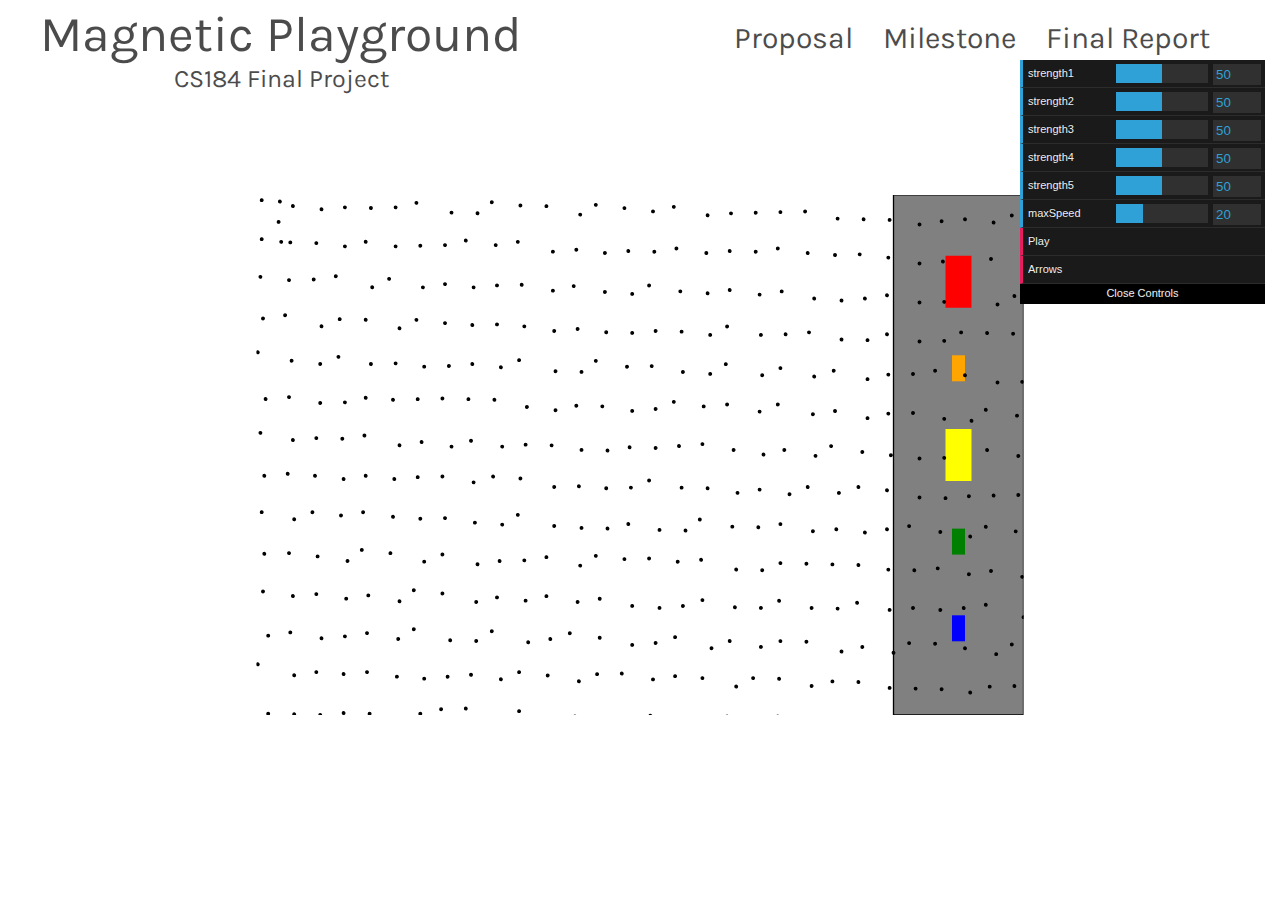
<file: docs/index.html>
<!DOCTYPE html>
<html>
	<head>
		<link href="https://fonts.googleapis.com/css?family=Karla" rel="stylesheet">
		<link rel="stylesheet" type="text/css" href="assets/styles/magnetic.css">
		<meta name="viewport" content="width=device-width, initial-scale=1.0">
		<meta charset="utf-8">

		<script src="./assets/scripts/two.js"></script>
		<script type="text/javascript" src="./assets/scripts/dat.gui.js"></script>
	</head>
	<body>
		<header>
			<div class="content">
				<div class="title">Magnetic Playground
					<div class="subtitle">CS184 Final Project</div>
				</div>
				<div class="navbar">
					<a href="final_report.html">Final Report</a></li>
				<a href="milestone.html">Milestone</a></li>
				<a href="proposal.html">Proposal</a></li>
				</div>
		</header>

		<div id="draw-shapes">
			<script type="text/javascript" src="./assets/scripts/magnetic_playground.js"></script>
		</div>
	</body>
</html>
</file>
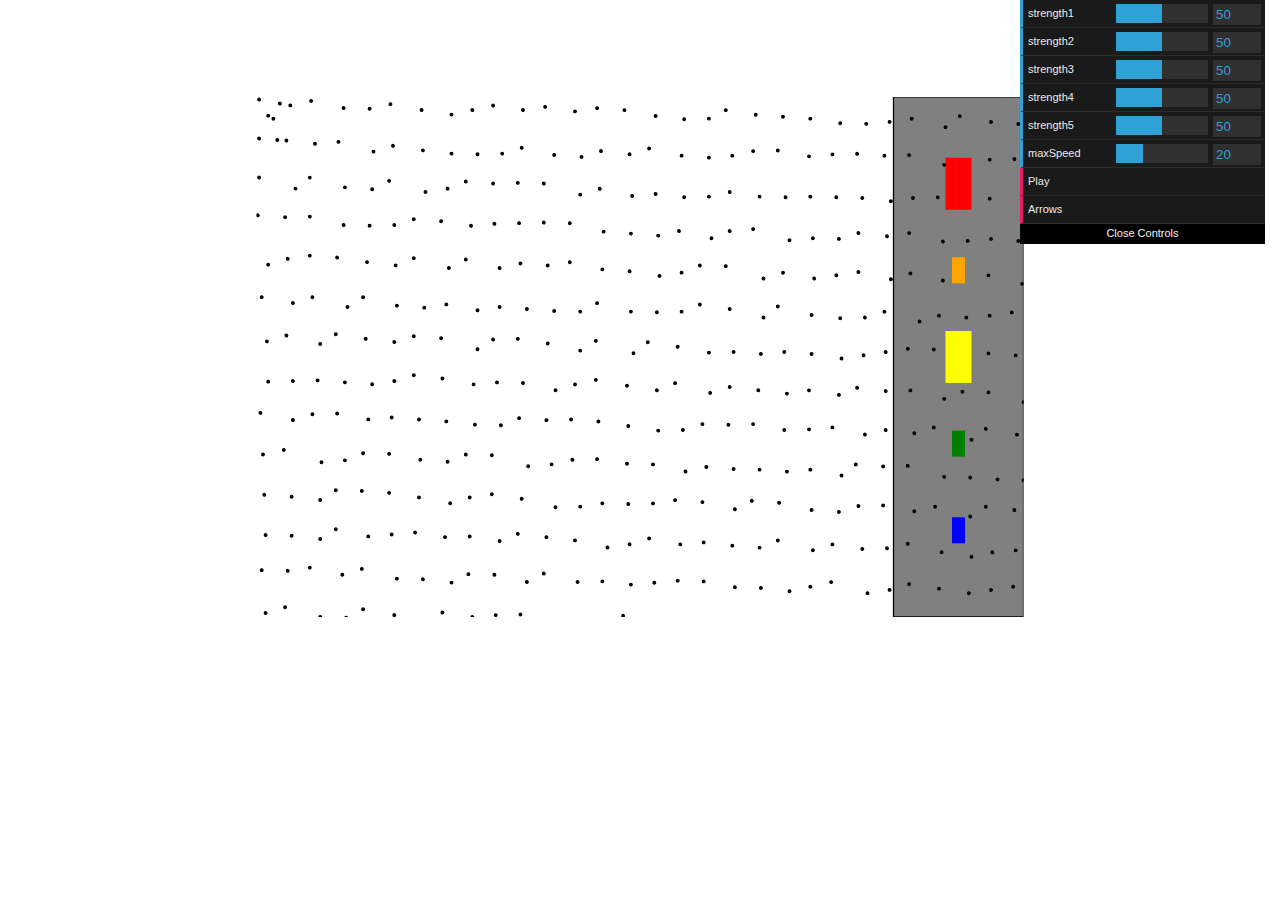
<file: starter.html>
<!DOCTYPE html>
<html>
<head>
    <meta charset="utf-8">
    <style>
        body { margin: 0; }
        canvas { display: block; }
    </style>
    <script src="./two.js"></script>
    <script type="text/javascript" src="./dat.gui.js"></script>
</head>
<body>
    <div align="middle" id="draw-shapes"></div>
    <script>
        var MAX_16BIT_SIGNED = 32767;
        function getKey(x, y) {
          if (x > MAX_16BIT_SIGNED || y > MAX_16BIT_SIGNED)
            throw "Invalid X or Y value.";
          x += MAX_16BIT_SIGNED;
          y += MAX_16BIT_SIGNED;
          return (x << 16) | y;
        }
        var width = screen.width - 100;
        width /= 2;
        var height = screen.height - 100;
        height /= 2;
        var the_calm_downer = 10;

        var maxVel = 50;
        var arrows = false;

        var particleSpeed = 0.1;

        var elem = document.getElementById('draw-shapes');
        var params = { width: width, height: height };
        var two = new Two(params).appendTo(elem);

        var stepLength = 10;
        var magnets = new Array(5);
        for (var i = 0; i < magnets.length; i++) {
          magnets[i] = new Array(4);
        }

        magnets[0] = [width - 50, height / 6, 20, 40];
        magnets[1] = [width - 50, height * 2 / 6, 10, 20];
        magnets[2] = [width - 50, height / 2, 20, 40];
        magnets[3] = [width - 50, height * 2 / 3, 10, 20];
        magnets[4] = [width - 50, height * 5 / 6, 10, 20];

        var numStars = 1500;
        var starProps = new Array(numStars);
        var stars = new Array(numStars);
        var vectors = {};
        var d = new Date();
        var t = d.getTime();
        var constraint = 7;
        var strengths = []

        var moveLimit = 1;

        var moved = -1;
        var magMoved = -1;
        var magOffsetX = 0;
        var magOffsetY = 0;

        elem.onmousedown = function() {
          for (i in magnets) {
            var left = magnets[i][0] - (magnets[i][2] / 2);
            var right = magnets[i][0] + (magnets[i][2] / 2);
            var up = magnets[i][1] - (magnets[i][3] / 2);
            var down = magnets[i][1] + (magnets[i][3] / 2);
            var ox = event.offsetX;
            var oy = event.offsetY;
            if (ox > left && ox < right && oy > up && oy < down) {
              moved = i;
                magMoved = i;
            } else {
              console.log(ox, oy, "LRUD: ", left, right, up, down);
            }
          }
        }

        elem.onmouseup = function() {
          if (moved != -1) {
                magOffsetX = magnets[moved][0] - event.offsetX;
                magOffsetY = magnets[moved][1] - event.offsetY;
            magnets[moved][0] = event.offsetX;
            magnets[moved][1] = event.offsetY;
            console.log(magOffsetX);
            console.log(magOffsetY);
            
            moved = -1;
            render()
          }
        }

        elem.style.transform = "scale(1.3, 1.3) translateY(30%)";

        for (var i = 0; i < numStars; i++) {
            var rand = Math.floor((Math.random() * 10) + 1);

            
          starProps[i] = [20 * (i % (width / stepLength)) + rand, 30 * (i / (width / stepLength)) + rand, 0, 0, 20, 1,
              6, -1];
          stars[i] = two.makeCircle(starProps[i][0], starProps[i][1], starProps[i][4]);
            //two.makeStar(starProps[i][0], starProps[i][1], 20, 10, 6);
        }

        two.bind('update', function() {
          for (var j = 0; j < numStars; j++) { 
            var star = stars[j];
            var x = starProps[j][0];
             // console.log("x position" + x);
            var y = starProps[j][1];
              var stuck = starProps[j][8];
             
              //if(stuck > -1 && magMoved == stuck){
                  //console.log(starProps[j][8])
                 // console.log(j + " IS STUCK")

                //console.log("x pos: " + x);

               //   starProps[j][0] = x - magOffsetX;
                //  star.translation.x = starProps[j][0];
                 // console.log("new x pos: " + (x - magOffsetX));
                  //console.log("translation: ", star.translation.x)
                 //console.log("magnetX:" + magnets[stuck][0]);
                 // starProps[j][1] = y - magOffsetY;
                  //star.translation.y = starProps[j][1];

              //}
              //else {

                  for (var i = 0; i < magnets.length; i++) {
                      var left = magnets[i][0] - (magnets[i][2] / 2);
                      var right = magnets[i][0] + (magnets[i][2] / 2);
                      var up = magnets[i][1] - (magnets[i][3] / 2);
                      var down = magnets[i][1] + (magnets[i][3] / 2);

                      if (x > left && x < right && y > up && y < down) {
                          starProps[j][8] = i;
                          //starProps[j][5] = 5;
                          particleSpeed = 0;
                          star.translation.x = x - left;
                          star.translation.y = y - up;
                          i = 1000;
                      } else {
                          particleSpeed = 0.1;
                      }
                  }

                  var low_x = parseInt(Math.round(x), 10);
                  low_x -= low_x % stepLength;
                  var low_y = parseInt(Math.round(y), 10);
                  low_y -= low_y % stepLength;
                  var high_x = parseInt(Math.round(x), 10);
                  high_x += stepLength - (high_x % stepLength);
                  var high_y = parseInt(Math.round(y), 10);
                  high_y += stepLength - (high_y % stepLength);
                  var keys = [getKey(low_x, low_y), getKey(low_x, high_y), getKey(high_x, high_y), getKey(high_x, low_y)];
                  var avgVect = [0,0];
                  var numOkay = 0;
                  for (var i = 0; i < keys.length; i++) {
                      var vect = vectors[keys[i]];
                      if (vect) {
                          numOkay++;
                          avgVect[0] += vect.x;
                          avgVect[1] += vect.y;
                      }
                      console.log();
                  }

                  if (avgVect[0] != 0 || avgVect[1] != 0) {
                      avgVect[0] /= numOkay;
                      avgVect[1] /= numOkay;
                      var s = starProps[j];
                      if(s[8] > -1) {
                          stars[i].fill = 'black';
                      }else {
                          stars[i].fill = 'black';

                      }
                      var B = avgVect;
                      var scalar = (3 * .4)/(1+.4);
                      var M = [B[0] * scalar, B[1] * scalar] ;
                      var mdb = M[0] * B[0] + M[1] * B[1];
                      var F = [B[0] * mdb * particleSpeed, B[1] * mdb * particleSpeed];
                      if (Math.sqrt(F[0] * F[0] + F[1] * F[1]) > moveLimit) {
                          var div = F[0] + F[1];
                          F[0] /= div / moveLimit;
                          F[1] /= div / moveLimit;
                      }
                      starProps[j][2] += avgVect[0] * particleSpeed;
                      starProps[j][3] += avgVect[1] * particleSpeed;
                      if (Math.sqrt(starProps[j][2] * starProps[j][2] + starProps[j][3] * starProps[j][3]) > maxVel) {
                        var denom = Math.abs(starProps[j][2]) + Math.abs(starProps[j][3]);
                        starProps[j][2] /= denom / maxVel;
                        starProps[j][3] /= denom / maxVel;
                      }

                      starProps[j][0] = x + starProps[j][2] * particleSpeed;
                      starProps[j][1] = y + starProps[j][3] * particleSpeed;
                      star.translation.x = starProps[j][0];
                      star.translation.y = starProps[j][1];
                  }
              }
          });

         //}

        //magMoved = -1;



        function render() {
            two.clear();

            var bar = two.makeRectangle(width - 50, height / 2, 100, height);
            bar.fill = 'gray';

            vectors = {};
            strengths[0] = controls.strength1;
            strengths[1] = controls.strength2;
            strengths[2] = controls.strength3;
            strengths[3] = controls.strength4;
            strengths[4] = controls.strength5;
            for (var i = 0; i < width; i += stepLength) {
                for (var j = 0; j < height; j += stepLength) {
                    var str = getKey(i, j);
                    var currVect = vectors[str];
                    for (var k = 0; k < magnets.length; k++) {
                        if (magnets[k][0] > width - 100) 
                          continue;
                        var br = new Two.Vector((i - magnets[k][0])/the_calm_downer, (j - magnets[k][1])/the_calm_downer);
                        var r = br.length();
                        if (r > strengths[k] / constraint)
                            continue;
                        var rhat = new Two.Vector(br.x,br.y);
                        rhat.set(rhat.x / r, rhat.y / r);
                        var m = new Two.Vector(0, 5*20 / 6 * strengths[k]);
                      var numTermOne = 3 * rhat.dot(m);
                      var numerator = (rhat.multiplyScalar(numTermOne)).subSelf(m);
                      numerator.divideScalar(2 * Math.PI * r * r);

                        if (currVect == null) {
                          vectors[str] = new Two.Vector();
                        }
                        vectors[str].addSelf(numerator);
                        currVect = vectors[str];
                    }
                    if (currVect == null)
                      continue;
                    if (currVect.length() > stepLength * 2)
                      currVect = currVect.normalize().multiplyScalar(stepLength * 2);
                    var x2 = i + 0.5 * (currVect.x);
                    var x1 = i - 0.5 * (currVect.x);
                    var y2 = j + 0.5 * (currVect.y);
                    var y1 = j - 0.5 * (currVect.y);

                  var line = two.makeLine(x1, y1, x2, y2);
                  line.linewidth = 0.5;
                  line.fill = "#881111";
                  line.stroke = "rgba(0, 0, 0, 255)";
                  if (arrows) {
                    var point = two.makeStar(x2, y2, 1, 2, 3);
                    point.fill = "red";
                    point.stroke = "blue";
                  }
                }
            }
            // two has convenience methods to create shapes.
            var rect = two.makeRectangle(magnets[0][0], magnets[0][1], magnets[0][2], magnets[0][3]);
            var rect2 = two.makeRectangle(magnets[1][0], magnets[1][1], magnets[1][2], magnets[1][3]);
            var rect3 = two.makeRectangle(magnets[2][0], magnets[2][1], magnets[2][2], magnets[2][3]);
            var rect4 = two.makeRectangle(magnets[3][0], magnets[3][1], magnets[3][2], magnets[3][3]);
            var rect5 = two.makeRectangle(magnets[4][0], magnets[4][1], magnets[4][2], magnets[4][3]);

            //center of rect: 218, 110
            rect.fill = 'red';
            rect.noStroke();

            rect2.fill = 'orange';
            rect2.noStroke();

            rect3.fill = 'yellow';
            rect3.noStroke();

            rect4.fill = 'green';
            rect4.noStroke();

            rect5.fill = 'blue';
            rect5.noStroke();


            // Don't forget to tell two to render everything
            for (var i = 0; i < numStars; i++){
              var s = starProps[i];

                stars[i] = two.makeCircle(s[0], s[1], s[5])//two.makeStar(s[0], s[1], s[4], s[5], s[6]);
                if(s[8] > -1) {
                    stars[i].fill = 'black';
                }else {
                    stars[i].fill = 'black';

                }
            }
            // to the screen
             
            two.update();
        }

        d = new Date();
        console.log(d.getTime(), t);
        console.log(1000.0 / (d.getTime() - t));
        var controls = new function() {
          this.strength1 = 50;
          strengths[0] = this.strength1;
          this.strength2 = 50;
          strengths[1] = this.strength2;
          this.strength3 = 50;
          strengths[2] = this.strength3;
          this.strength4 = 50;
          strengths[3] = this.strength4;
          this.strength5 = 50;
          strengths[4] = this.strength5;
          this.maxSpeed = 20;
        };

        var Play = { Play:function(){two.play();}};
        var Arrows = { Arrows: function(){arrows = !arrows; render();}};

        var gui = new dat.GUI();
        var strength1 = gui.add(controls, 'strength1', 0, 100);
        var strength2 = gui.add(controls, 'strength2', 0, 100);
        var strength3 = gui.add(controls, 'strength3', 0, 100);
        var strength4 = gui.add(controls, 'strength4', 0, 100);
        var strength5 = gui.add(controls, 'strength5', 0, 100);
        var maxSpeed = gui.add(controls, 'maxSpeed', 0, 70);
        var button = gui.add(Play, 'Play');
        var uthuhbutt = gui.add(Arrows, 'Arrows');

        render();
        strength1.onChange(
            render
            );
        strength2.onChange(
            render
            );
        strength3.onChange(
            render
            );
        strength4.onChange(
            render
            );
        strength5.onChange(
            render
            );
        maxSpeed.onChange(
            function() {
              maxVel = controls.maxSpeed;
            }
            );

            

    </script>
</body>
</html>
</file>
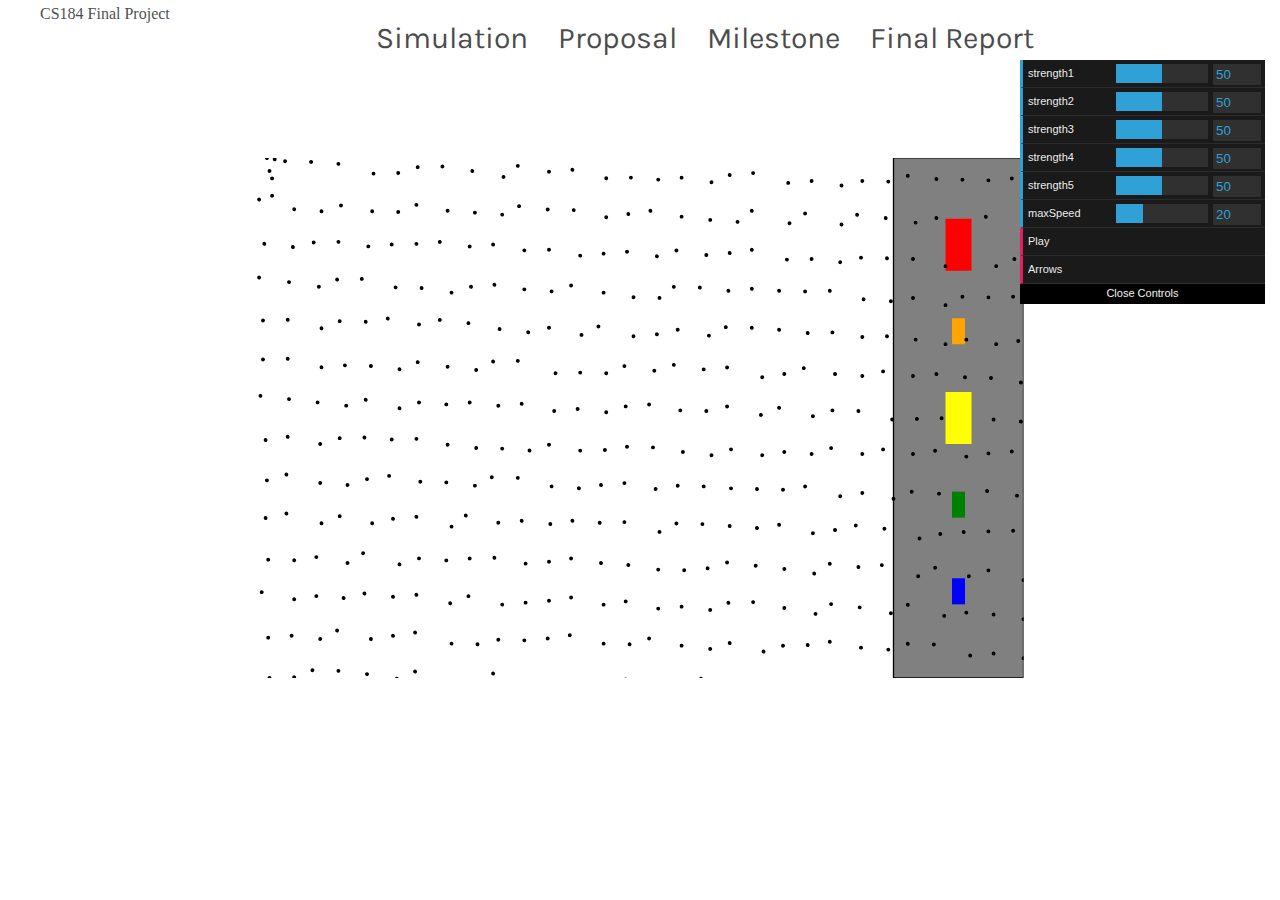
<file: docs/magnetic_playground.html>
<!DOCTYPE html>
<html>
	<head>
		<link href="https://fonts.googleapis.com/css?family=Karla" rel="stylesheet">
		<link rel="stylesheet" type="text/css" href="assets/styles/magnetic.css">
		<meta name="viewport" content="width=device-width, initial-scale=1.0">
		<meta charset="utf-8">

		<script src="./assets/scripts/two.js"></script>
		<script type="text/javascript" src="./assets/scripts/dat.gui.js"></script>
	</head>
	<body>
		<header>
			<div class="content">
				<div id="title">CS184 Final Project</div>
				<div class="navbar">
					<a href="final_report.html">Final Report</a></li>
				<a href="milestone.html">Milestone</a></li>
				<a href="proposal.html">Proposal</a></li>
				<a href="magnetic_playground.html">Simulation<a><li>
				</div>
		</header>

		<div id="draw-shapes">
			<script type="text/javascript" src="./assets/scripts/magnetic_playground.js"></script>
		</div>
	</body>
</html>
</file>
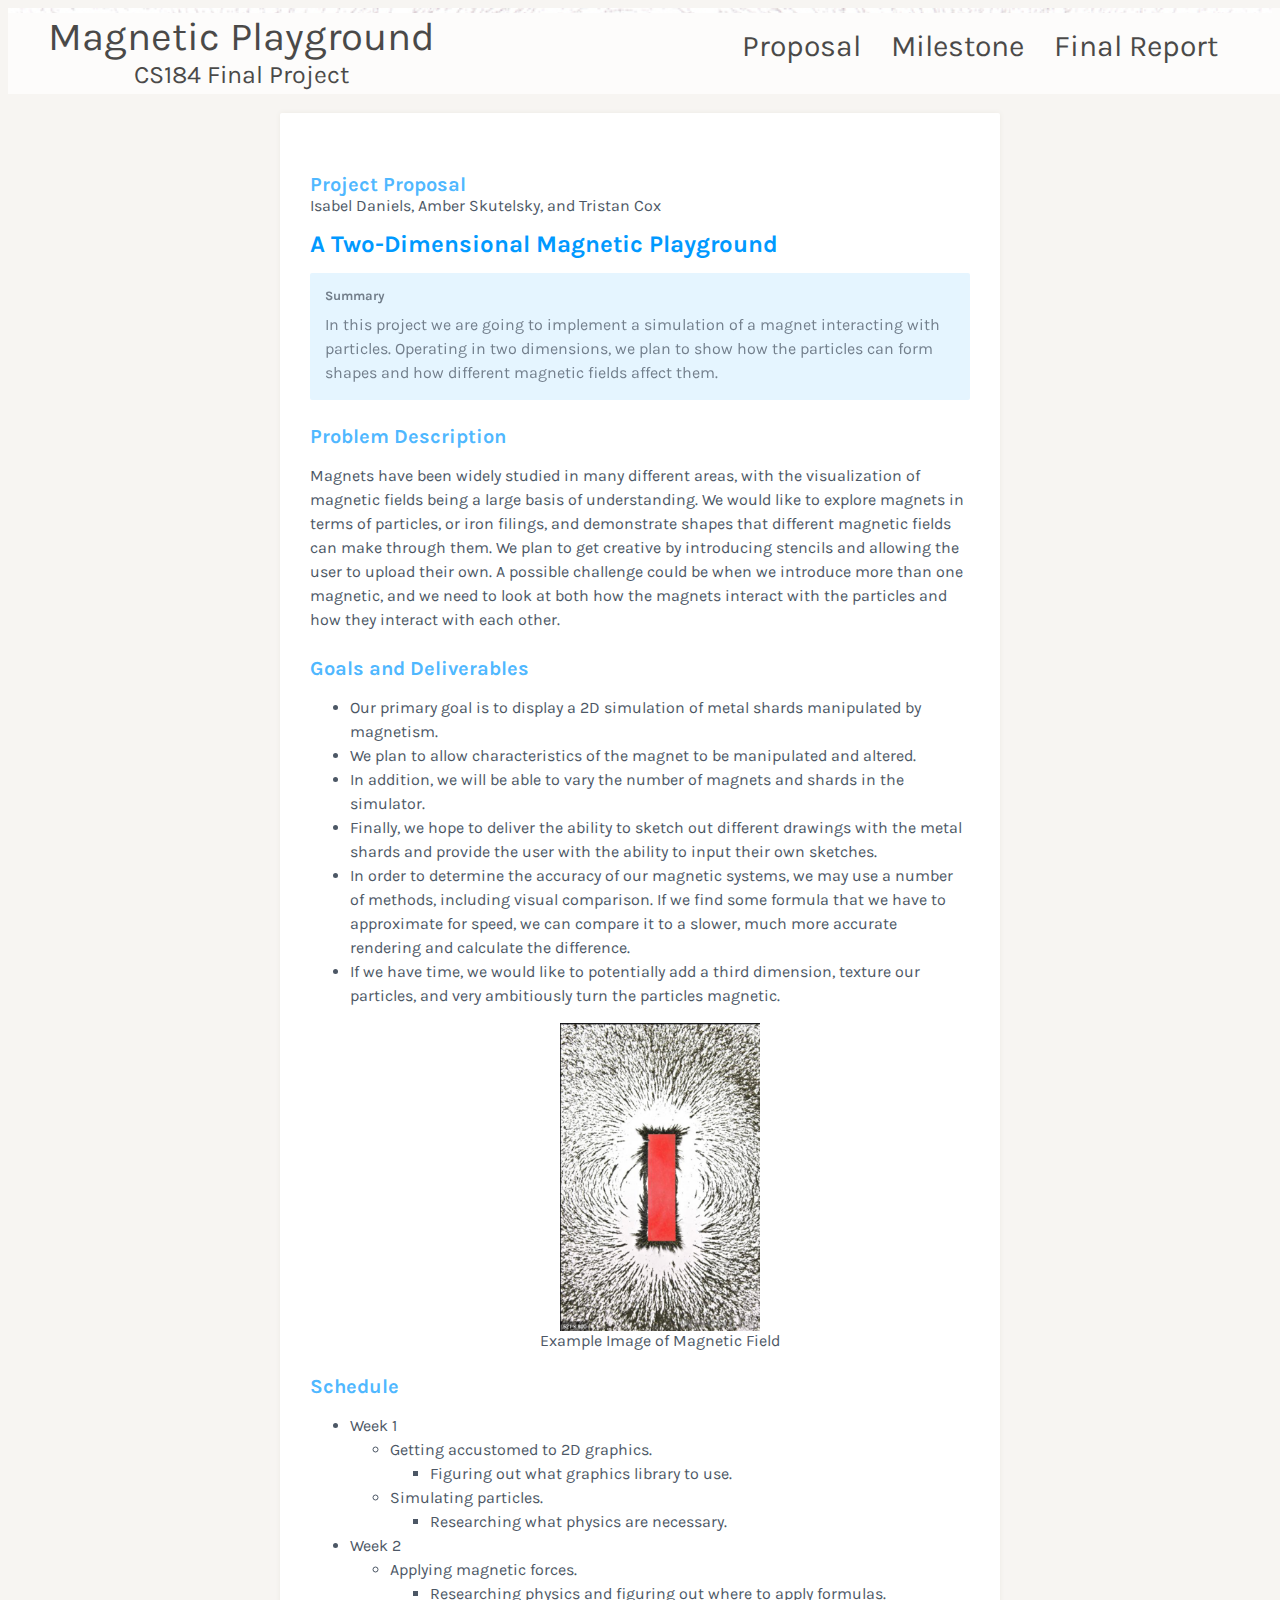
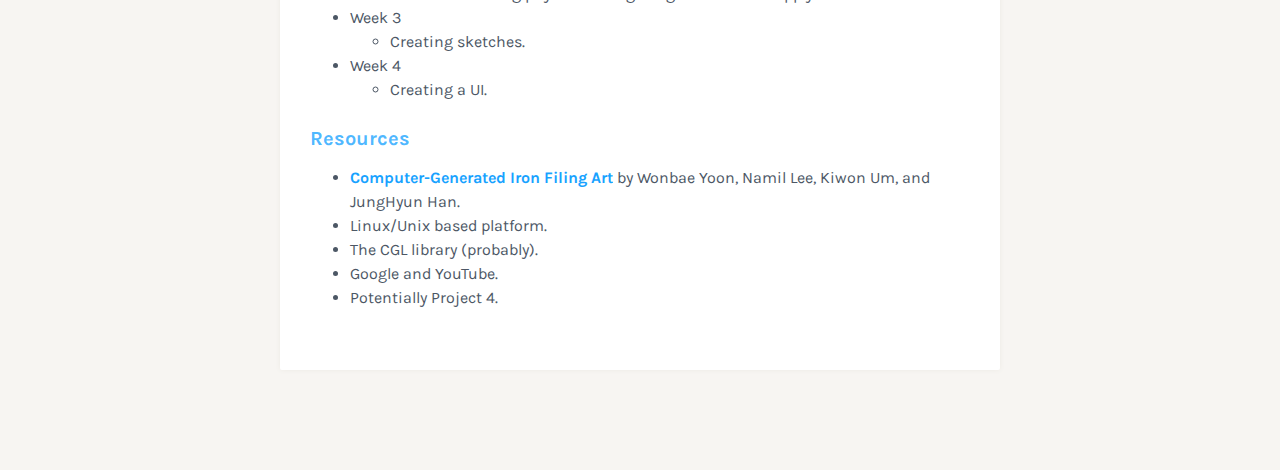
<file: docs/proposal.html>
<html>
	<head>
		<link rel="stylesheet" type="text/css" href="assets/styles/page.css">
		<link href="https://fonts.googleapis.com/css?family=Karla" rel="stylesheet">
		<meta charset="utf-8">
	</head>



	<body>
		<header>
			<div class="content">
				<div class="title">
					<a href="index.html">Magnetic Playground</a>

					<div class="subtitle">CS184 Final Project</div>
					</div>
				<div class="navbar">
					<a href="final_report.html">Final Report</a></li>
				<a href="milestone.html">Milestone</a></li>
			<a href="proposal.html">Proposal</a></li>
				</div>
			</div>

		</header>
		<div id="image-banner"></div>
		<div id="container">
			<div class="section">
				<div class="info">
					<div class="body-header"> Project Proposal</div>
					<div class="names">Isabel Daniels, Amber Skutelsky, and Tristan Cox
					<div class="info-title">A Two-Dimensional Magnetic Playground </div>
					<div class="info-content">
						<div class="info-required">Summary</div>
						<div class="info-intro">In this project we are going to implement a simulation of a magnet interacting with particles. Operating in two dimensions, we plan to show how the particles can form shapes and how different magnetic fields affect them.
						</div>
					</div>

					<div class="body">

							<div class="body-header">Problem Description</div>


							<p></p>
							<p> Magnets have been widely studied in many different
								areas, with the visualization of magnetic fields
								being a large basis of understanding. We would
								like to explore magnets in terms of particles,
								or iron filings, and demonstrate shapes that
								different magnetic fields can make through them.
								We plan to get creative by introducing stencils
								and allowing the user to upload their own. A
								possible challenge could be when we introduce
								more than one magnetic, and we need to look at
								both how the magnets interact with the particles
								and how they interact with each other. </p>

							<div class="body-header">Goals and Deliverables</div>
							<p></p>
							<ul>

							<li> Our primary goal is to display a 2D simulation of metal shards manipulated by magnetism.
							</li>
							<li> We plan to allow characteristics of the magnet to be manipulated and altered.</li>
							<li> In addition, we will be able to vary the number of magnets and shards in the simulator.
							</li>
							<li> Finally, we hope to deliver the ability to sketch out different drawings with the metal shards and provide the user with the ability to input their own sketches.
							</li>
							<li> In order to determine the accuracy of our magnetic systems, we may use a number of methods, including visual comparison. If we find some formula that we have to approximate for speed, we can compare it to a slower, 
								much more accurate rendering and calculate the difference.
							</li>
							<li> If we have time, we would like to potentially add a third dimension, texture our particles, and very ambitiously turn the particles magnetic.
							</li>

							<div class="photo">
								<img src="assets/images/Picture1.png" align="middle" width="200px"/>
								<figcaption align="middle">Example Image of Magnetic
									Field</figcaption>
							</div>

							</ul>
						<div class="body-header"> Schedule </div>
						<ul>
							<li>Week 1</li>
							<ul>
								<li>Getting accustomed to 2D graphics.</li>
								<ul>
									<li> Figuring out what graphics library to use.</li>
								</ul>
								<li>Simulating particles.</li>
								<ul>
									<li> Researching what physics are necessary.</li>
								</ul>
							</ul>
							<li>Week 2</li>
							<ul>
								<li>Applying magnetic forces.</li>
								<ul>
									<li> Researching physics and figuring out where to apply formulas.</li>
								</ul>
							</ul>
							<li>Week 3</li>
							<ul>
								<li>Creating sketches.</li>
							</ul>
							<li>Week 4</li>
							<ul>
								<li>Creating a UI.</li>
							</ul>
						</ul>

						<div class="body-header">Resources </div>
						<ul>
							<li> <a
									href="https://link-springer-com.libproxy.berkeley.edu/content/pdf/10.1007/s00371-014-0953-2.pdf">
									Computer-Generated Iron Filing Art</a> by Wonbae Yoon, Namil Lee, Kiwon Um, and JungHyun Han.</li>
							<li> Linux/Unix based platform.</li>
							<li> The CGL library (probably).</li>
							<li> Google and YouTube.</li>
							<li> Potentially Project 4.</li>
						</ul>
					</div>
				</div>
			</div>
	</body>
</html>
</file>
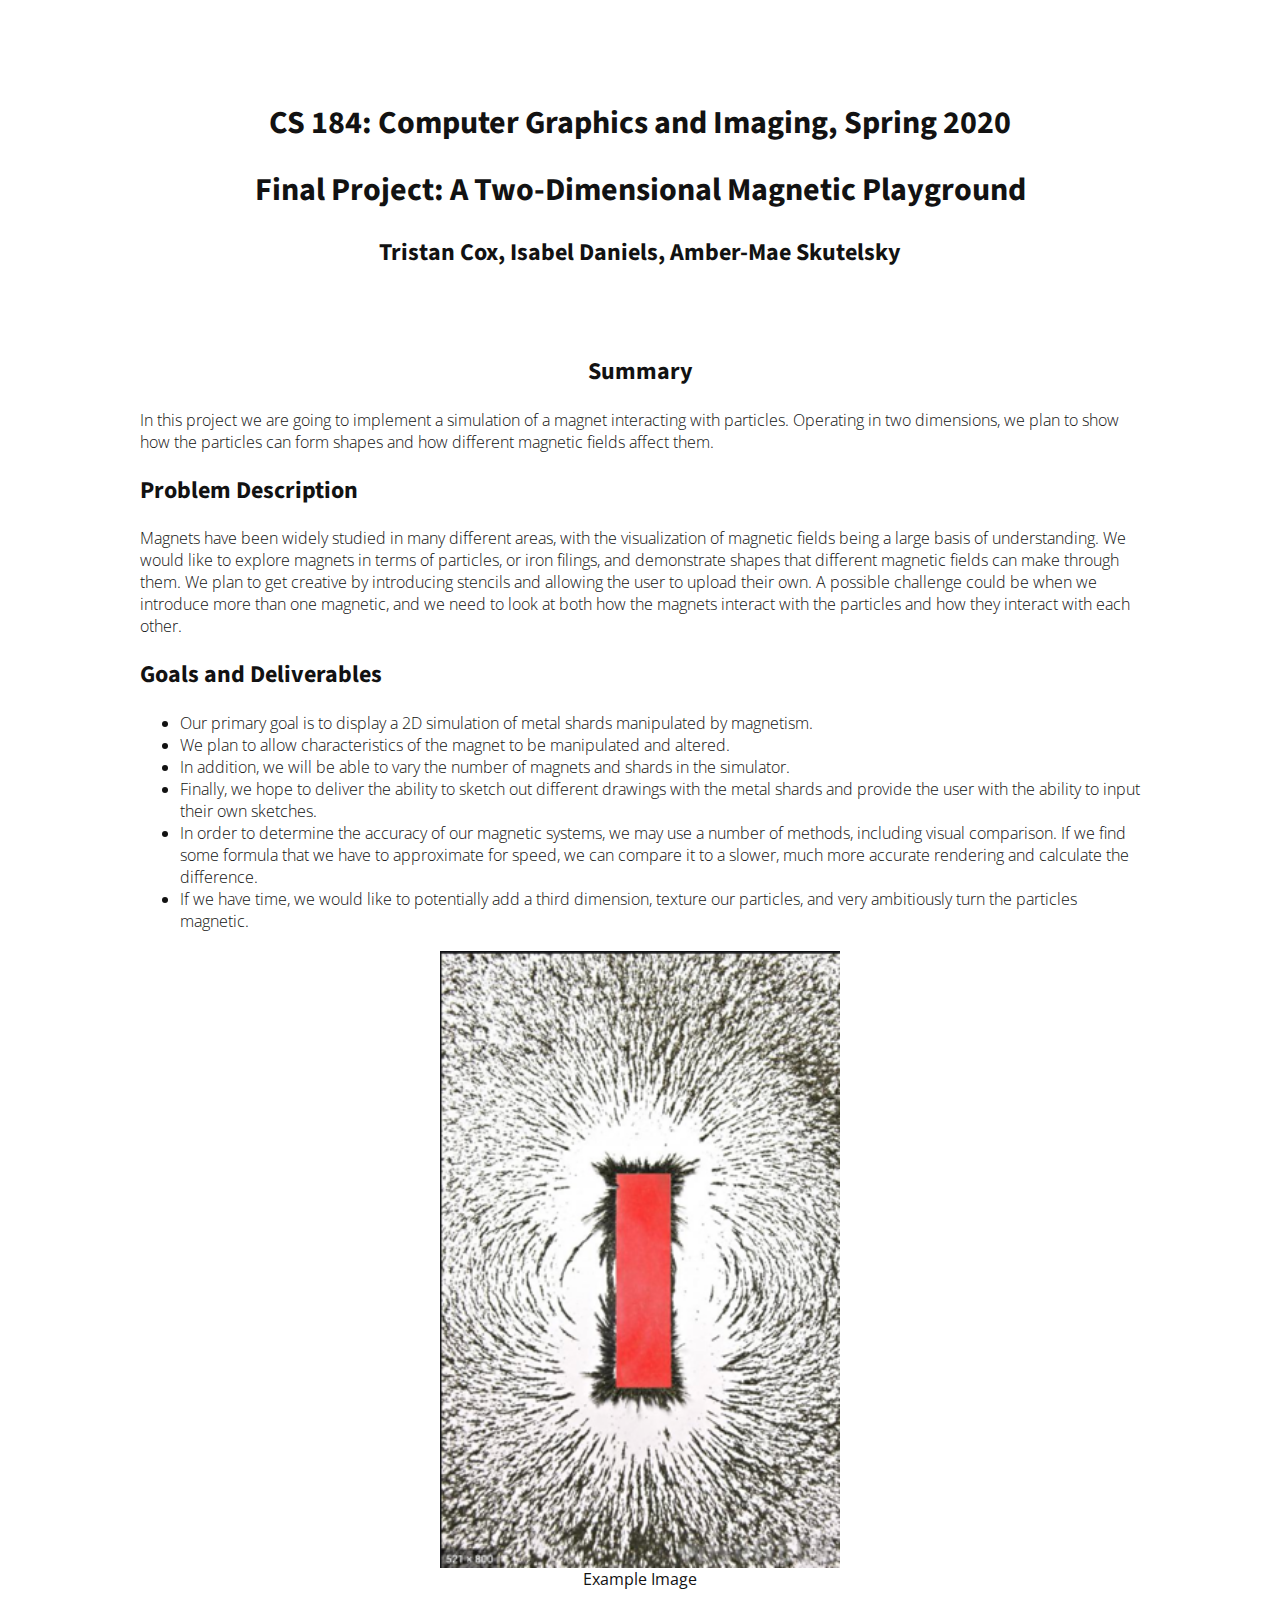
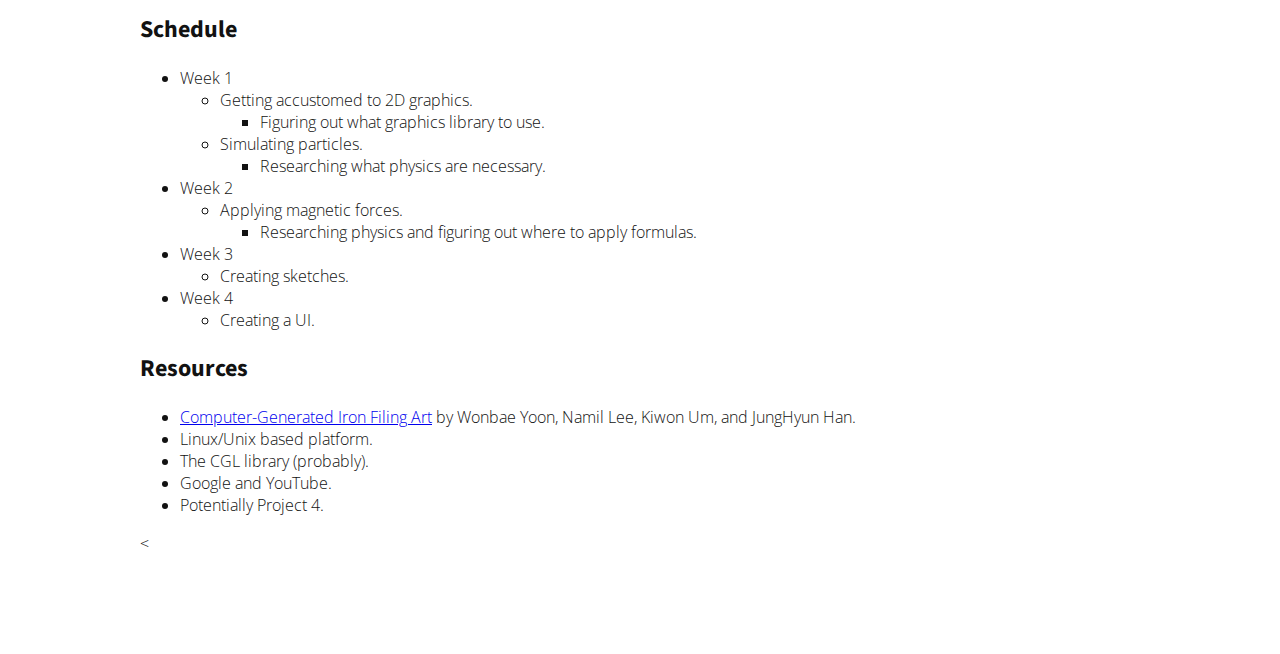
<file: docs/proposal_orig.html>
<html xmlns="http://www.w3.org/1999/xhtml" xml:lang="en" lang="en"> 
  
<head> 
  <style>
    
  body {
    padding: 100px;
    width: 1000px;
    margin: auto;
    text-align: left;
    font-weight: 300;
    font-family: 'Open Sans', sans-serif;
    color: #121212;
  }
    
  h1, h2 {
    font-family: 'Source Sans Pro', sans-serif;
  }
  
</style>
<title>CS 184 Final Project</title>
<meta http-equiv="content-type" content="text/html; charset=utf-8" />
<link href="https://fonts.googleapis.com/css?family=Open+Sans|Source+Sans+Pro" rel="stylesheet">
</head>

<body>

<h1 align="middle">CS 184: Computer Graphics and Imaging, Spring 2020 </h1>
<h1 align="middle">Final Project: A Two-Dimensional Magnetic Playground </h1>
<h2 align="middle">Tristan Cox, Isabel Daniels, Amber-Mae Skutelsky</h2>

<br><br>

<div>

<h2 align="middle">Summary</h2>
  
<p>In this project we are going to implement a simulation of a magnet interacting with particles. Operating in two dimensions, we plan to show how the particles can form shapes and how different magnetic fields affect them.
</p>
<h2 align="left">Problem Description</h2>
<p>Magnets have been widely studied in many different areas, with the visualization of magnetic fields being a large basis of understanding. We would like to explore magnets in terms of particles, or iron filings, and demonstrate shapes that different magnetic fields can make through them. We plan to get creative by introducing stencils and allowing the user to upload their own. A possible challenge could be when we introduce more than one magnetic, and we need to look at both how the magnets interact with the particles and how they interact with each other. </p>
<h2 align="left">Goals and Deliverables</h2>
<ul>
  <li>Our primary goal is to display a 2D simulation of metal shards manipulated by magnetism.</li>
  <li>We plan to allow characteristics of the magnet to be manipulated and altered.</li>
  <li>In addition, we will be able to vary the number of magnets and shards in the simulator.</li>
  <li>Finally, we hope to deliver the ability to sketch out different drawings with the metal shards and provide the user with the ability to input their own sketches.</li>
  <li>In order to determine the accuracy of our magnetic systems, we may use a number of methods, including visual comparison. If we find some formula that we have to approximate for speed, we can compare it to a slower, 
  much more accurate rendering and calculate the difference.</li>
  <li>If we have time, we would like to potentially add a third dimension, texture our particles, and very ambitiously turn the particles magnetic.</li>
</ul>
<div align="middle">
  <table style="width=100%">
   <tr>
      <td>
          <img src="assets/images/Picture1.png" align="middle" width="400px"/>
          <figcaption align="middle">Example Image</figcaption>
      </td>
    </tr>
  </table>
</div>
  
<h2 align="left">Schedule</h2>
<ul>
  <li>Week 1</li>
    <ul>
      <li>Getting accustomed to 2D graphics.</li>
        <ul>
          <li>Figuring out what graphics library to use.</li>
        </ul>
      <li>Simulating particles.</li>
      <ul>
        <li>Researching what physics are necessary.</li>
      </ul>
    </ul>
  <li>Week 2</li>
    <ul>
      <li>Applying magnetic forces.</li>
        <ul>
          <li>Researching physics and figuring out where to apply formulas.</li>
        </ul>
    </ul>
  <li>Week 3</li>
    <ul>
      <li>Creating sketches.</li>
    </ul>
  <li>Week 4</li>
    <ul>
      <li>Creating a UI.</li>
    </ul>
   </ul>
  <h2 align="left">Resources</h2>
  
  <ul>
    <li> <a href="https://link-springer-com.libproxy.berkeley.edu/content/pdf/10.1007/s00371-014-0953-2.pdf">Computer-Generated Iron Filing Art</a> by Wonbae Yoon, Namil Lee, Kiwon Um, and JungHyun Han.</li>
    <li> Linux/Unix based platform.</li>
    <li> The CGL library (probably).</li>
    <li> Google and YouTube.</li>
    <li> Potentially Project 4.</li>
  </ul>
  
<
</file>
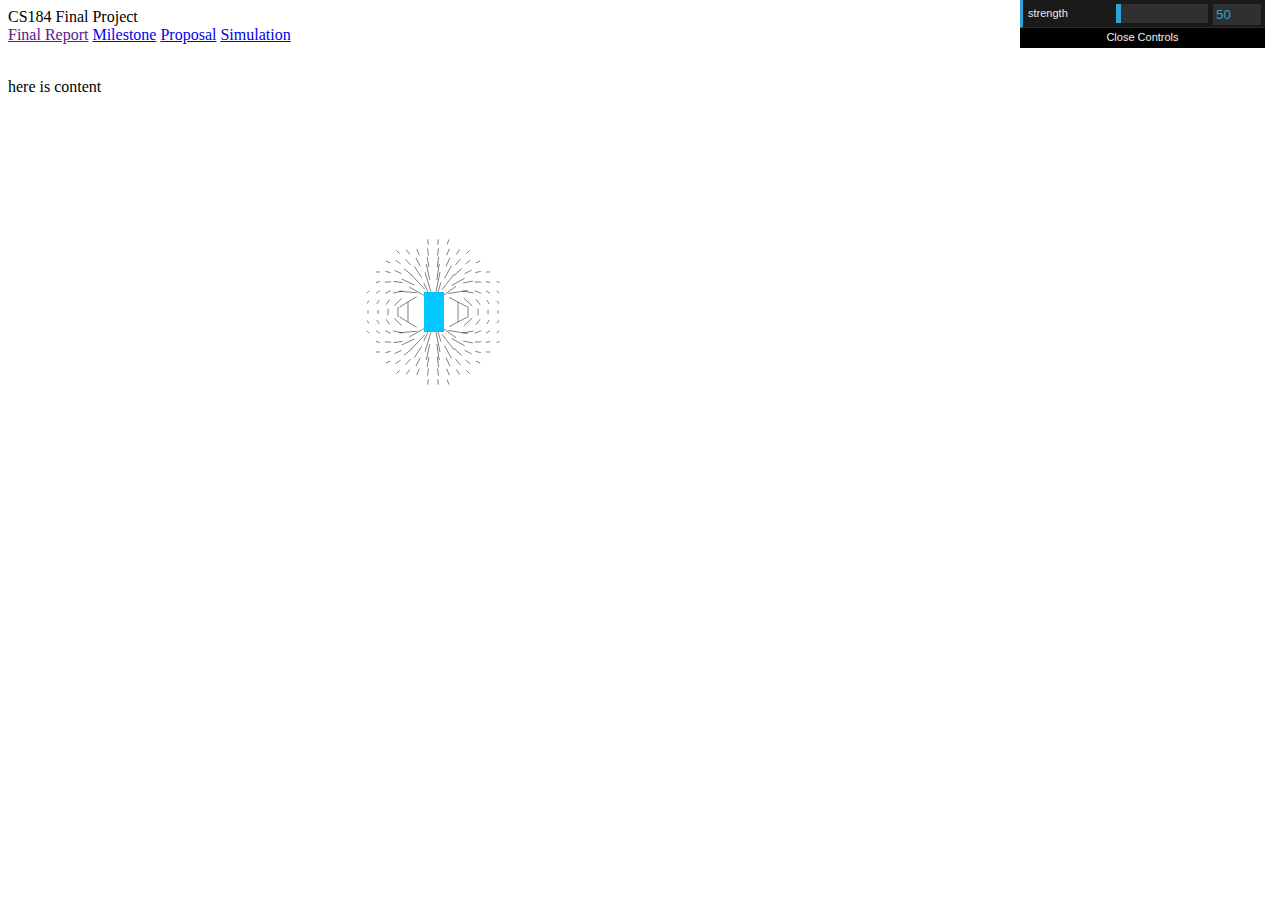
<file: scripts/magnetic_playground.html>
<!DOCTYPE html>
<html>
	<head>
		<link href="https://fonts.googleapis.com/css?family=Karla" rel="stylesheet">
		<meta name="viewport" content="width=device-width, initial-scale=1.0">
		<meta charset="utf-8">

		<script src="./two.js"></script>
		<script type="text/javascript" src="./dat.gui.js"></script>
	</head>
	<body>
		<header>
			<div class="content">
				<div id="title">CS184 Final Project</div>
				<div class="navbar">
					<a href="">Final Report</a></li>
				<a href="milestone.html">Milestone</a></li>
			<a href="proposal.html">Proposal</a></li>
		<a href="magnetic_playground.html">Simulation<a><li>
				</div>
		</header>

		<div id="draw-shapes">
			<p>here is content</p>
			<script type="text/javascript" src="magnetic_playground.js"></script>
		</div>
	</body>
</html>
</file>
<file: docs/assets/styles/magnetic.css>
body {
    margin: 0;
    padding: 0;
    display: flex;
    flex-direction: column;
    justify-content: center;
    align-items: center;
}

header {
    width: 100%;
    padding-top: 5px;
    padding-bottom: 5px;
    background: white;
    opacity: .7

}

.content {
    width: 1200px;
    margin-right: auto;
    margin-left: auto;
    display: flex;
    flex-direction: row;
    justify-content: space-between;
}

#draw-shapes{
}


.title {
font-family: 'Karla', sans-serif;
font-size: 50px;
color: black;
display: flex;
flex-direction: column;
align-items: center;
}

.subtitle {
font-family: 'Karla', sans-serif;
font-size: 25px;
color: black;
}

.navbar{
  display: inline; 
}

#navbar-item {
color: black;
float: right;
font-family: 'Karla', cursive;
font-size: 30px;
padding-top: 15px;
padding-right: 30px;
}

.navbar a {
color: black;
display: inline;
float: right;
font-family: 'Karla', cursive;
font-size: 30px;
padding-top: 15px;
padding-right: 30px;
list-style-type: none;
  text-decoration: none;

}
.navbar a:hover {
    color: rgb(0, 155, 255);
}

.names-container {
  background-color: rgb(255, 255, 255, 0.7);
  display: flex;
  flex-direction: column;
  align-items: center;
  justify-content: center;
  width: 100%;
  height: 20%
  
}

.names {
  font-family: 'Karla', cursive;
  font-size: 29px;
  color: rgb(0, 0, 0);
  text-align: center;

}
</file>
<file: docs/assets/styles/page.css>
header {
    width: 100%;
    margin-top; 0px;
    padding-top: 5px;
    padding-bottom: 5px;
    background: white;
    position: fixed;
    opacity: .7;
    z-index = 9999;
    text-decoration: none;
}


.content {
    width: 1200px;
    margin-right: auto;
    margin-left: auto;
    text-decoration: none;
    display: flex;
    flex-direction: row;
    justify-content: space-between;
}

.title {
font-family: 'Karla', sans-serif;
font-size: 40px;
color: black;
display: flex;
flex-direction: column;
align-items: center;
text-decoration: none;

}

.title a{
  text-decoration: none;
  color: black;
}

.title a:hover {
  color: rgb(0, 155, 255);
}


.subtitle {
font-family: 'Karla', sans-serif;
font-size: 25px;
color: black;
text-decoration: none;
}

.navbar{
  display: inline; 
}

.navbar a {
color: black;
display: inline;
float: right;
font-family: 'Karla', cursive;
font-size: 30px;
padding-top: 15px;
padding-right: 30px;
list-style-type: none;
text-decoration: none;
}

.navbar a:hover {
  color: rgb(0, 155, 255);
}

#title a:hover {
  color: rgb(0, 155, 255);
}

.names {

  color: #4c5765;
}

#image-banner {
  background-image: url('../images/magnet.jpg');
  background-size: cover;
  width: 100%;
    height: 5px;
}
body {
    font-family: 'Karla';
    background: #f7f5f2;
}

.content {
    width: 1200px;
    margin-right: auto;
    margin-left: auto;
}
p:first-child {
    font-style: italic;
}

p:nth-child(2) {
    opacity: 0.8;
}

#container {
    width: 720px;
    margin: 100px auto;
    background: white;
    box-shadow: 0px 0px 5px #edeae5;
    border-radius: 2px;
    padding: 30px 0px;

}
.section {
    margin: 30px 0px;
    padding: 0px 30px;
}
.info-title {
    font-size: 24px;
    font-weight: 700;
    color: #0099ff;
    margin-top: 15px;
    margin-bottom: 15px;
}
.info-content {
    margin-top: 10px;
    padding: 15px;
    background: rgba(0, 153, 255, 0.1);
    border-radius: 2px;
    color: #4c5765;
}
.info-required {
    font-size: 13px;
    font-weight: 700;
    opacity: 0.75;
    margin-bottom: 10px;
}
.info-intro {
    line-height: 24px;
    font-size: 16px;
    opacity: 0.75;
}
.info {
    margin-bottom: 30px;
}
.info a {
    font-weight: 700;
    color: black;
    opacity: 0.9;
}
.body-header {

  text-align: left;
      color:rgba(0, 153, 255, 0.7);
      font-size: 20px;
      font-weight: 700;

      margin-top: 25px;
}
.body p {
    line-height: 24px;
}
.body img {
}
.body a {

  text-decoration: none;
	color: #0099ff;
}
.body li {
    line-height: 24px;
}
.body {
    color: #4c5765;
}
.body .caption {
    opacity: 0.6;
}
.photo {
  display: flex;
  margin-top: 15px;
  flex-direction: column;
  align-items: center;
  justify-content: center;
}
</file>
